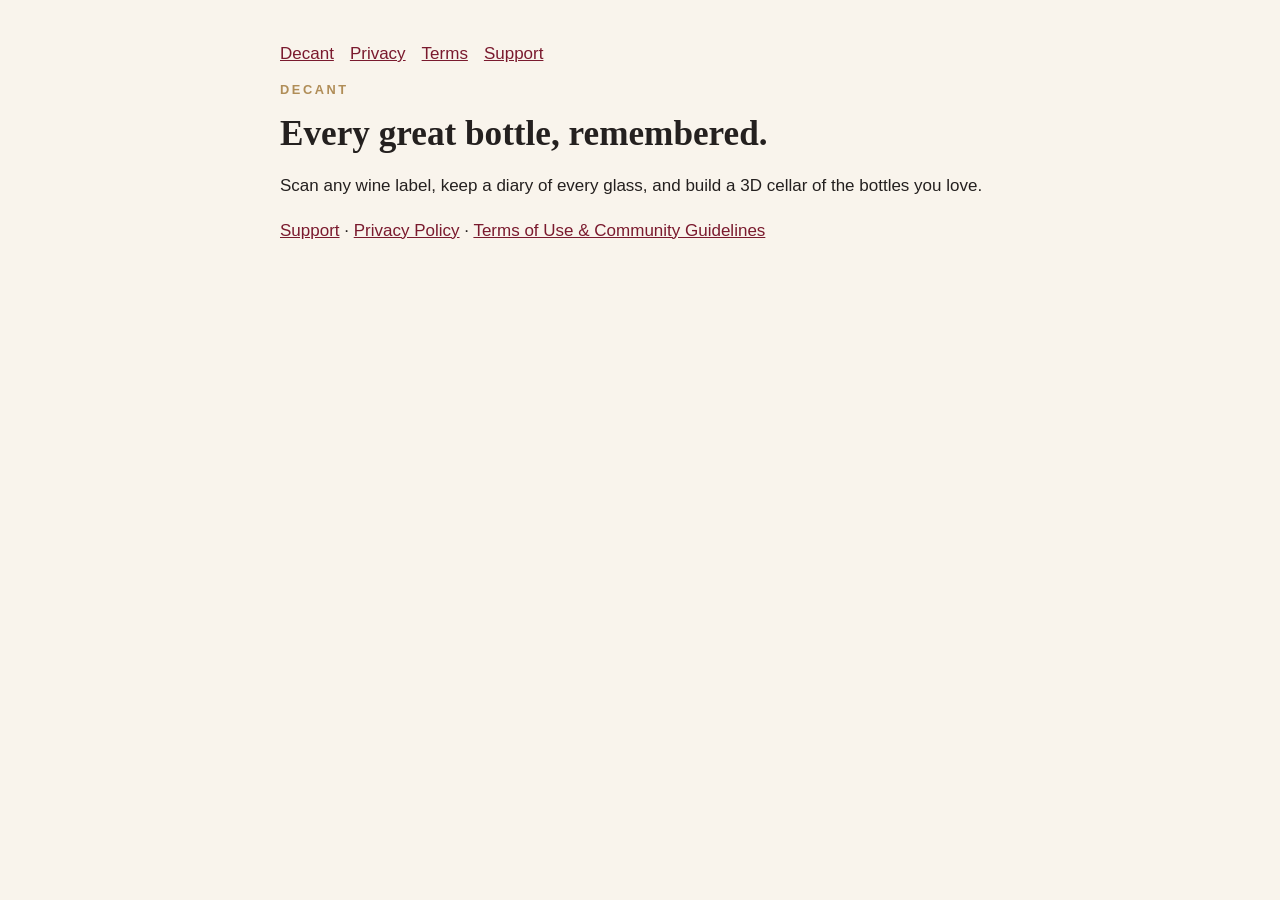
<file: legal/index.html>
<!doctype html>
<html lang="en"><head><meta charset="utf-8"><meta name="viewport" content="width=device-width,initial-scale=1">
<title>Every great bottle, remembered. — Decant</title>
<style>
:root{--bg:#F9F4EC;--card:#FFFDF8;--ink:#24201F;--muted:#6E6460;--brand:#7A1A2E;--gold:#B08D57;--line:#E7DED2}
@media (prefers-color-scheme:dark){:root{--bg:#161213;--card:#221C1D;--ink:#F2ECE4;--muted:#A79D97;--brand:#C9566B;--gold:#D4B27A;--line:#352D2D}}
body{margin:0;background:var(--bg);color:var(--ink);font:17px/1.6 -apple-system,BlinkMacSystemFont,"Segoe UI",sans-serif}
main{max-width:720px;margin:0 auto;padding:40px 16px 80px}
h1,h2{font-family:"New York",Georgia,serif;line-height:1.2} h1{font-size:2.2rem;margin:.2em 0} h2{margin-top:2em;font-size:1.4rem}
.eyebrow{color:var(--gold);letter-spacing:.2em;text-transform:uppercase;font-size:.8rem;font-weight:600}
a{color:var(--brand)} .muted{color:var(--muted)} nav a{margin-right:16px}
.card{background:var(--card);border:1px solid var(--line);border-radius:20px;padding:18px 22px;margin:16px 0}
</style></head><body><main>
<nav><a href="index.html">Decant</a><a href="privacy.html">Privacy</a><a href="terms.html">Terms</a><a href="support.html">Support</a></nav>
<p class="eyebrow">Decant</p><h1>Every great bottle, remembered.</h1>
<p>Scan any wine label, keep a diary of every glass, and build a 3D cellar of the bottles you love.</p>
<p><a href="support.html">Support</a> · <a href="privacy.html">Privacy Policy</a> · <a href="terms.html">Terms of Use &amp; Community Guidelines</a></p>

</main></body></html>
</file>
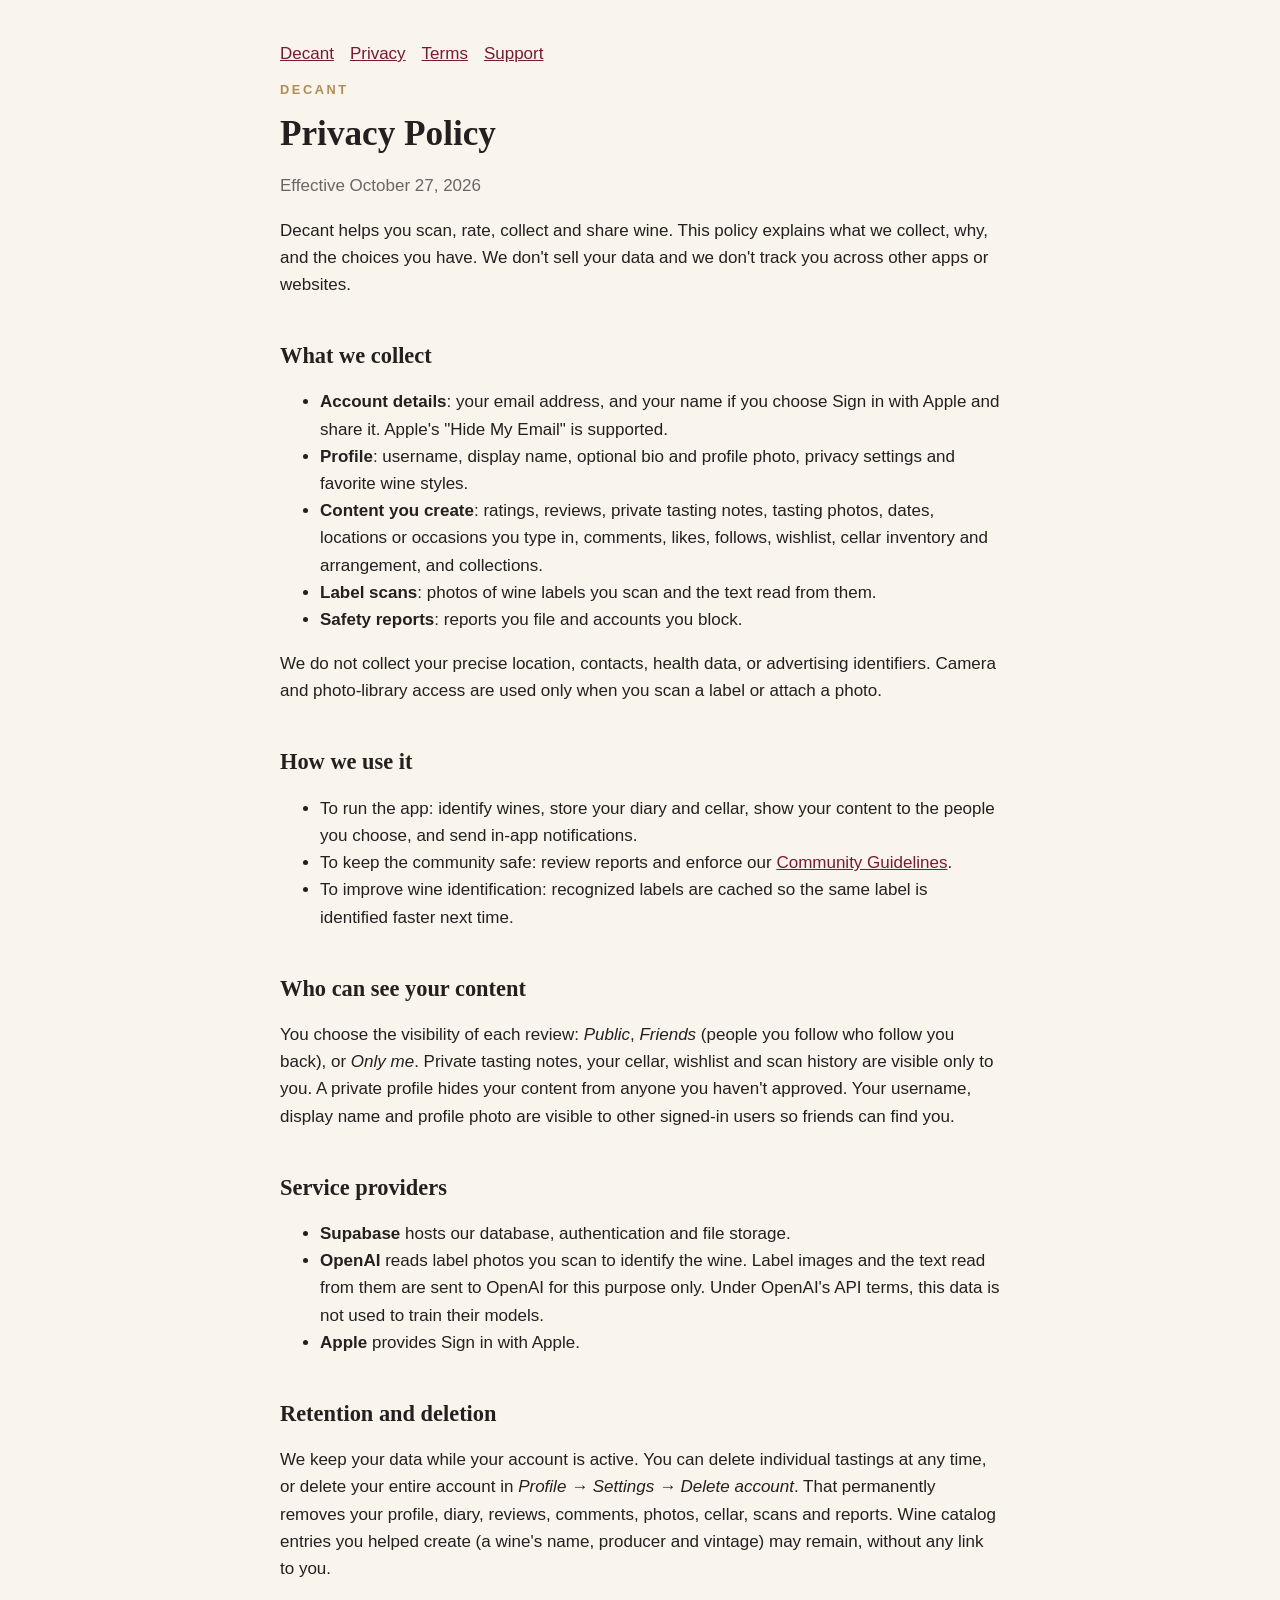
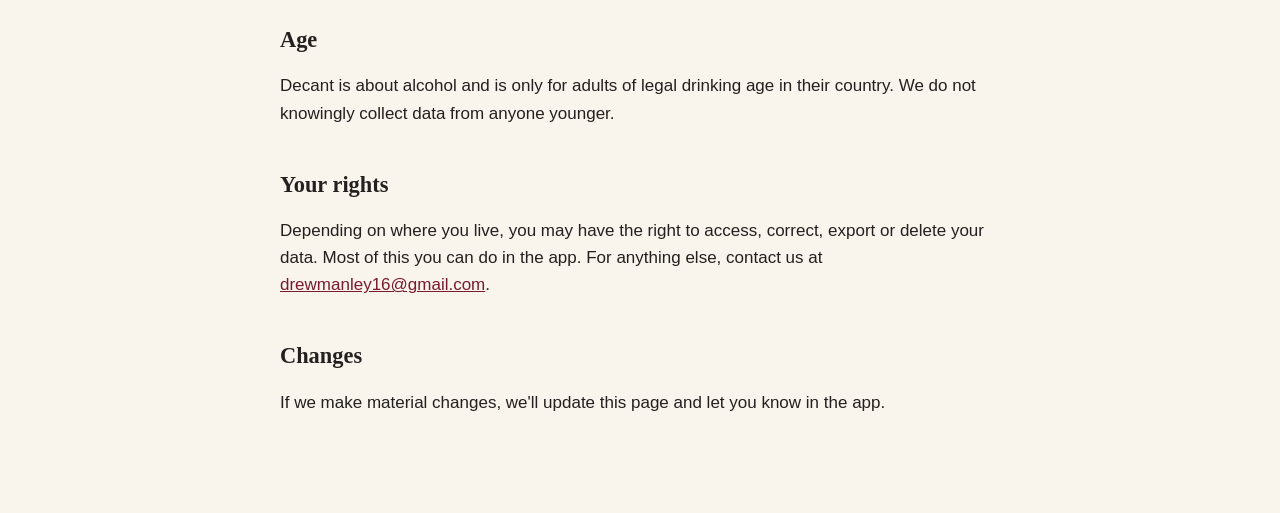
<file: legal/privacy.html>
<!doctype html>
<html lang="en"><head><meta charset="utf-8"><meta name="viewport" content="width=device-width,initial-scale=1">
<title>Privacy Policy — Decant</title>
<style>
:root{--bg:#F9F4EC;--card:#FFFDF8;--ink:#24201F;--muted:#6E6460;--brand:#7A1A2E;--gold:#B08D57;--line:#E7DED2}
@media (prefers-color-scheme:dark){:root{--bg:#161213;--card:#221C1D;--ink:#F2ECE4;--muted:#A79D97;--brand:#C9566B;--gold:#D4B27A;--line:#352D2D}}
body{margin:0;background:var(--bg);color:var(--ink);font:17px/1.6 -apple-system,BlinkMacSystemFont,"Segoe UI",sans-serif}
main{max-width:720px;margin:0 auto;padding:40px 16px 80px}
h1,h2{font-family:"New York",Georgia,serif;line-height:1.2} h1{font-size:2.2rem;margin:.2em 0} h2{margin-top:2em;font-size:1.4rem}
.eyebrow{color:var(--gold);letter-spacing:.2em;text-transform:uppercase;font-size:.8rem;font-weight:600}
a{color:var(--brand)} .muted{color:var(--muted)} nav a{margin-right:16px}
.card{background:var(--card);border:1px solid var(--line);border-radius:20px;padding:18px 22px;margin:16px 0}
</style></head><body><main>
<nav><a href="index.html">Decant</a><a href="privacy.html">Privacy</a><a href="terms.html">Terms</a><a href="support.html">Support</a></nav>
<p class="eyebrow">Decant</p><h1>Privacy Policy</h1>
<p class="muted">Effective October 27, 2026</p>
<p>Decant helps you scan, rate, collect and share wine. This policy explains what we collect, why, and the choices you have. We don't sell your data and we don't track you across other apps or websites.</p>
<h2>What we collect</h2>
<ul>
<li><strong>Account details</strong>: your email address, and your name if you choose Sign in with Apple and share it. Apple's "Hide My Email" is supported.</li>
<li><strong>Profile</strong>: username, display name, optional bio and profile photo, privacy settings and favorite wine styles.</li>
<li><strong>Content you create</strong>: ratings, reviews, private tasting notes, tasting photos, dates, locations or occasions you type in, comments, likes, follows, wishlist, cellar inventory and arrangement, and collections.</li>
<li><strong>Label scans</strong>: photos of wine labels you scan and the text read from them.</li>
<li><strong>Safety reports</strong>: reports you file and accounts you block.</li>
</ul>
<p>We do not collect your precise location, contacts, health data, or advertising identifiers. Camera and photo-library access are used only when you scan a label or attach a photo.</p>
<h2>How we use it</h2>
<ul>
<li>To run the app: identify wines, store your diary and cellar, show your content to the people you choose, and send in-app notifications.</li>
<li>To keep the community safe: review reports and enforce our <a href="terms.html#community-guidelines">Community Guidelines</a>.</li>
<li>To improve wine identification: recognized labels are cached so the same label is identified faster next time.</li>
</ul>
<h2>Who can see your content</h2>
<p>You choose the visibility of each review: <em>Public</em>, <em>Friends</em> (people you follow who follow you back), or <em>Only me</em>. Private tasting notes, your cellar, wishlist and scan history are visible only to you. A private profile hides your content from anyone you haven't approved. Your username, display name and profile photo are visible to other signed-in users so friends can find you.</p>
<h2>Service providers</h2>
<ul>
<li><strong>Supabase</strong> hosts our database, authentication and file storage.</li>
<li><strong>OpenAI</strong> reads label photos you scan to identify the wine. Label images and the text read from them are sent to OpenAI for this purpose only. Under OpenAI's API terms, this data is not used to train their models.</li>
<li><strong>Apple</strong> provides Sign in with Apple.</li>
</ul>
<h2>Retention and deletion</h2>
<p>We keep your data while your account is active. You can delete individual tastings at any time, or delete your entire account in <em>Profile → Settings → Delete account</em>. That permanently removes your profile, diary, reviews, comments, photos, cellar, scans and reports. Wine catalog entries you helped create (a wine's name, producer and vintage) may remain, without any link to you.</p>
<h2>Age</h2>
<p>Decant is about alcohol and is only for adults of legal drinking age in their country. We do not knowingly collect data from anyone younger.</p>
<h2>Your rights</h2>
<p>Depending on where you live, you may have the right to access, correct, export or delete your data. Most of this you can do in the app. For anything else, contact us at <a href="mailto:drewmanley16@gmail.com">drewmanley16@gmail.com</a>.</p>
<h2>Changes</h2>
<p>If we make material changes, we'll update this page and let you know in the app.</p>

</main></body></html>
</file>
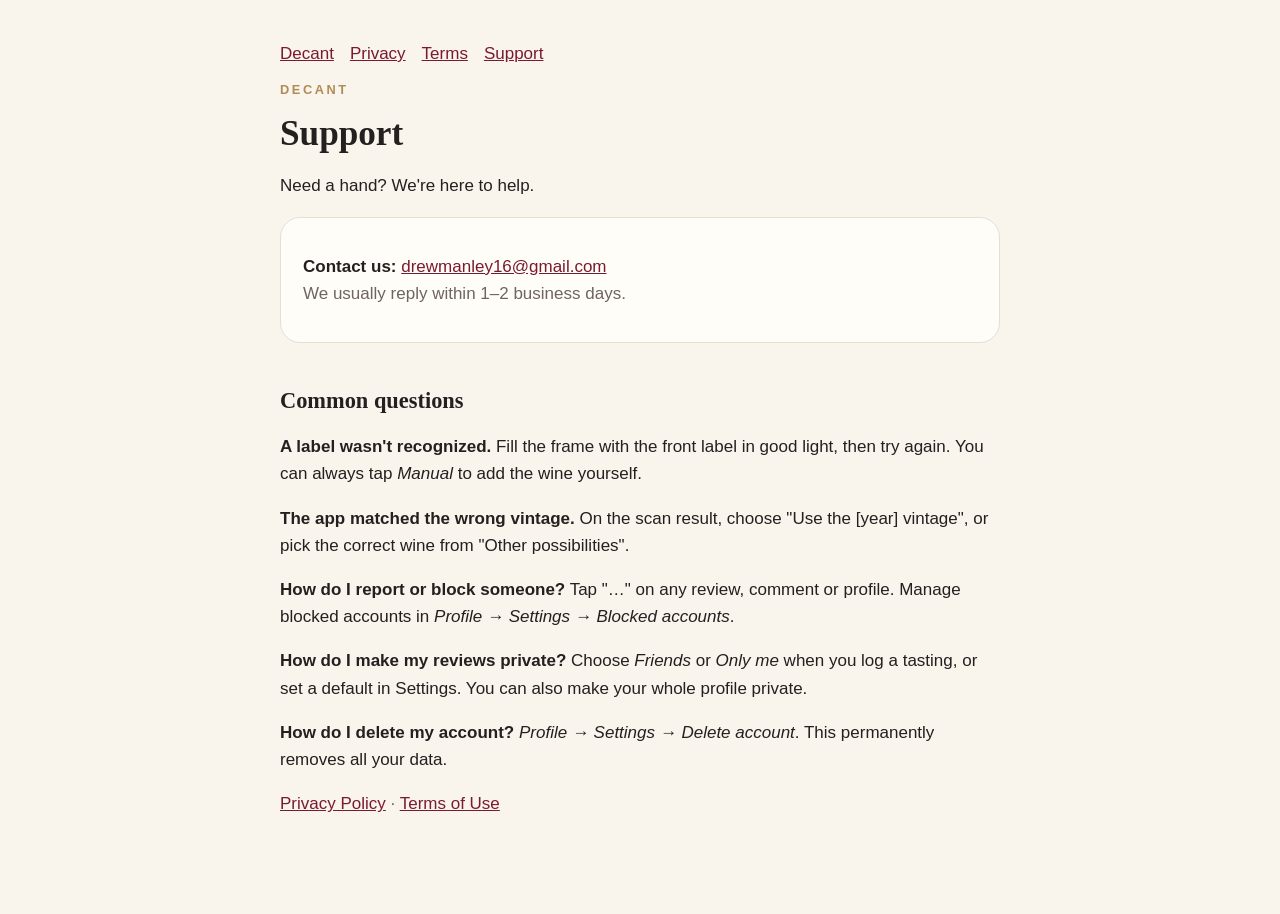
<file: legal/support.html>
<!doctype html>
<html lang="en"><head><meta charset="utf-8"><meta name="viewport" content="width=device-width,initial-scale=1">
<title>Support — Decant</title>
<style>
:root{--bg:#F9F4EC;--card:#FFFDF8;--ink:#24201F;--muted:#6E6460;--brand:#7A1A2E;--gold:#B08D57;--line:#E7DED2}
@media (prefers-color-scheme:dark){:root{--bg:#161213;--card:#221C1D;--ink:#F2ECE4;--muted:#A79D97;--brand:#C9566B;--gold:#D4B27A;--line:#352D2D}}
body{margin:0;background:var(--bg);color:var(--ink);font:17px/1.6 -apple-system,BlinkMacSystemFont,"Segoe UI",sans-serif}
main{max-width:720px;margin:0 auto;padding:40px 16px 80px}
h1,h2{font-family:"New York",Georgia,serif;line-height:1.2} h1{font-size:2.2rem;margin:.2em 0} h2{margin-top:2em;font-size:1.4rem}
.eyebrow{color:var(--gold);letter-spacing:.2em;text-transform:uppercase;font-size:.8rem;font-weight:600}
a{color:var(--brand)} .muted{color:var(--muted)} nav a{margin-right:16px}
.card{background:var(--card);border:1px solid var(--line);border-radius:20px;padding:18px 22px;margin:16px 0}
</style></head><body><main>
<nav><a href="index.html">Decant</a><a href="privacy.html">Privacy</a><a href="terms.html">Terms</a><a href="support.html">Support</a></nav>
<p class="eyebrow">Decant</p><h1>Support</h1>
<p>Need a hand? We're here to help.</p>
<div class="card"><p><strong>Contact us:</strong> <a href="mailto:drewmanley16@gmail.com">drewmanley16@gmail.com</a><br><span class="muted">We usually reply within 1–2 business days.</span></p></div>
<h2>Common questions</h2>
<p><strong>A label wasn't recognized.</strong> Fill the frame with the front label in good light, then try again. You can always tap <em>Manual</em> to add the wine yourself.</p>
<p><strong>The app matched the wrong vintage.</strong> On the scan result, choose "Use the [year] vintage", or pick the correct wine from "Other possibilities".</p>
<p><strong>How do I report or block someone?</strong> Tap "…" on any review, comment or profile. Manage blocked accounts in <em>Profile → Settings → Blocked accounts</em>.</p>
<p><strong>How do I make my reviews private?</strong> Choose <em>Friends</em> or <em>Only me</em> when you log a tasting, or set a default in Settings. You can also make your whole profile private.</p>
<p><strong>How do I delete my account?</strong> <em>Profile → Settings → Delete account</em>. This permanently removes all your data.</p>
<p class="muted"><a href="privacy.html">Privacy Policy</a> · <a href="terms.html">Terms of Use</a></p>

</main></body></html>
</file>
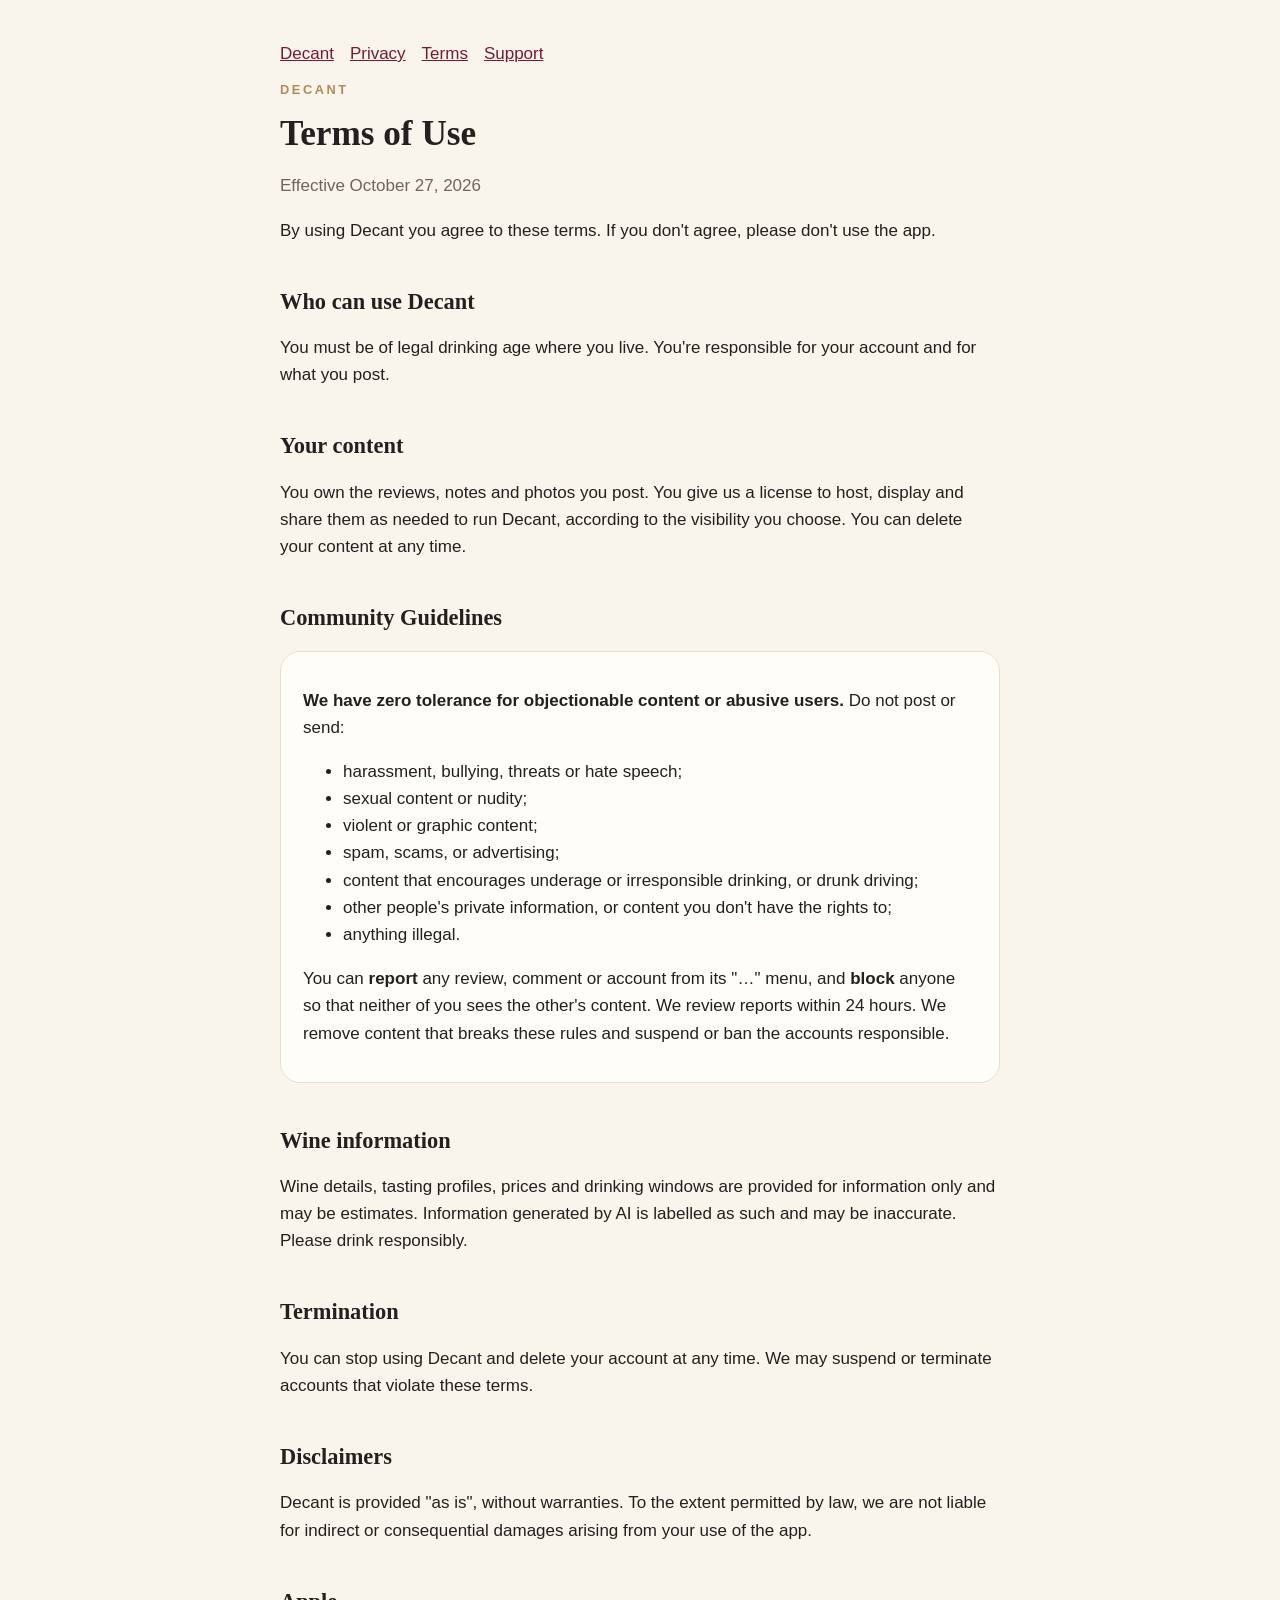
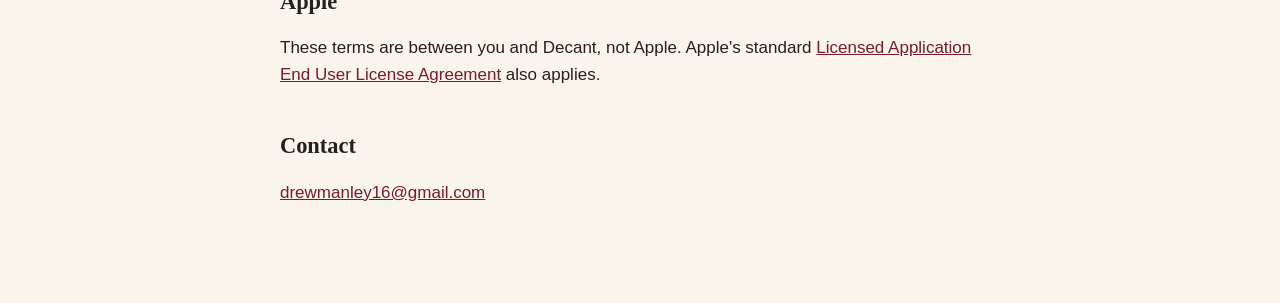
<file: legal/terms.html>
<!doctype html>
<html lang="en"><head><meta charset="utf-8"><meta name="viewport" content="width=device-width,initial-scale=1">
<title>Terms of Use — Decant</title>
<style>
:root{--bg:#F9F4EC;--card:#FFFDF8;--ink:#24201F;--muted:#6E6460;--brand:#7A1A2E;--gold:#B08D57;--line:#E7DED2}
@media (prefers-color-scheme:dark){:root{--bg:#161213;--card:#221C1D;--ink:#F2ECE4;--muted:#A79D97;--brand:#C9566B;--gold:#D4B27A;--line:#352D2D}}
body{margin:0;background:var(--bg);color:var(--ink);font:17px/1.6 -apple-system,BlinkMacSystemFont,"Segoe UI",sans-serif}
main{max-width:720px;margin:0 auto;padding:40px 16px 80px}
h1,h2{font-family:"New York",Georgia,serif;line-height:1.2} h1{font-size:2.2rem;margin:.2em 0} h2{margin-top:2em;font-size:1.4rem}
.eyebrow{color:var(--gold);letter-spacing:.2em;text-transform:uppercase;font-size:.8rem;font-weight:600}
a{color:var(--brand)} .muted{color:var(--muted)} nav a{margin-right:16px}
.card{background:var(--card);border:1px solid var(--line);border-radius:20px;padding:18px 22px;margin:16px 0}
</style></head><body><main>
<nav><a href="index.html">Decant</a><a href="privacy.html">Privacy</a><a href="terms.html">Terms</a><a href="support.html">Support</a></nav>
<p class="eyebrow">Decant</p><h1>Terms of Use</h1>
<p class="muted">Effective October 27, 2026</p>
<p>By using Decant you agree to these terms. If you don't agree, please don't use the app.</p>
<h2>Who can use Decant</h2>
<p>You must be of legal drinking age where you live. You're responsible for your account and for what you post.</p>
<h2>Your content</h2>
<p>You own the reviews, notes and photos you post. You give us a license to host, display and share them as needed to run Decant, according to the visibility you choose. You can delete your content at any time.</p>
<h2 id="community-guidelines">Community Guidelines</h2>
<div class="card">
<p><strong>We have zero tolerance for objectionable content or abusive users.</strong> Do not post or send:</p>
<ul>
<li>harassment, bullying, threats or hate speech;</li>
<li>sexual content or nudity;</li>
<li>violent or graphic content;</li>
<li>spam, scams, or advertising;</li>
<li>content that encourages underage or irresponsible drinking, or drunk driving;</li>
<li>other people's private information, or content you don't have the rights to;</li>
<li>anything illegal.</li>
</ul>
<p>You can <strong>report</strong> any review, comment or account from its "…" menu, and <strong>block</strong> anyone so that neither of you sees the other's content. We review reports within 24 hours. We remove content that breaks these rules and suspend or ban the accounts responsible.</p>
</div>
<h2>Wine information</h2>
<p>Wine details, tasting profiles, prices and drinking windows are provided for information only and may be estimates. Information generated by AI is labelled as such and may be inaccurate. Please drink responsibly.</p>
<h2>Termination</h2>
<p>You can stop using Decant and delete your account at any time. We may suspend or terminate accounts that violate these terms.</p>
<h2>Disclaimers</h2>
<p>Decant is provided "as is", without warranties. To the extent permitted by law, we are not liable for indirect or consequential damages arising from your use of the app.</p>
<h2>Apple</h2>
<p>These terms are between you and Decant, not Apple. Apple's standard <a href="https://www.apple.com/legal/internet-services/itunes/dev/stdeula/">Licensed Application End User License Agreement</a> also applies.</p>
<h2>Contact</h2>
<p><a href="mailto:drewmanley16@gmail.com">drewmanley16@gmail.com</a></p>

</main></body></html>
</file>
